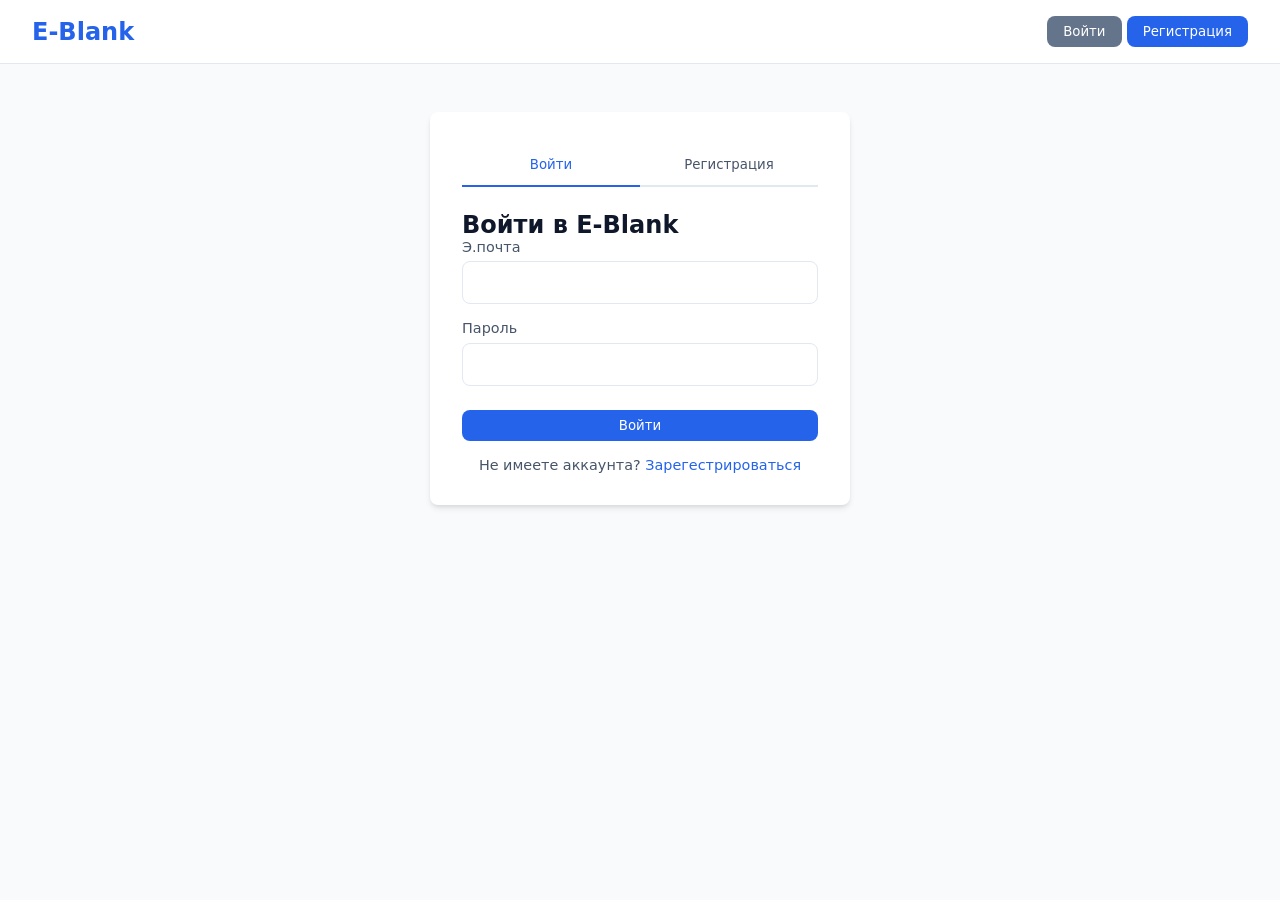
<file: index.html>
<!DOCTYPE html>
<html lang="en">
<head>
  <meta charset="UTF-8">
  <meta name="viewport" content="width=device-width, initial-scale=1.0">
  <title>E-Blank | Electronic Document Management</title>
  <link rel="stylesheet" href="style.css">
  <link rel="stylesheet" href="https://cdnjs.cloudflare.com/ajax/libs/font-awesome/6.4.0/css/all.min.css">
</head>
<body>
  <header class="top-header">
    <div class="logo">E-Blank</div>
    <nav id="auth-nav">
      <button id="show-login" class="btn btn-secondary">Войти</button>
      <button id="show-register" class="btn btn-primary">Регистрация</button>
    </nav>
    <nav id="user-nav" class="hidden">
      <span id="user-greeting">Здравствуйте, <span id="username-display">User</span> <span id="role-badge" class="badge hidden"></span></span>
      <button id="logout-btn" class="btn btn-danger">Выйти из аккаунта</button>
    </nav>
  </header>

  <!-- AUTHENTICATION VIEW -->
  <main id="auth-view">
    <div class="auth-container">
      <div class="auth-tabs">
        <button class="tab active" data-tab="login">Войти</button>
        <button class="tab" data-tab="register">Регистрация</button>
      </div>
      <form id="login-form" class="auth-form">
        <h2>Войти в E-Blank</h2>
        <div class="form-group"><label for="login-email">Э.почта</label><input type="email" id="login-email" required></div>
        <div class="form-group"><label for="login-password">Пароль</label><input type="password" id="login-password" required></div>
        <button type="submit" class="btn btn-primary full-width">Войти</button>
        <p class="form-footer">Не имеете аккаунта? <a href="#" id="switch-to-register">Зарегестрироваться</a></p>
      </form>
      <form id="register-form" class="auth-form hidden">
        <h2>Создать аккаунт</h2>
        <div class="form-group"><label for="reg-name">Имя</label><input type="text" id="reg-name" required></div>
        <div class="form-group"><label for="reg-email">Э.почта</label><input type="email" id="reg-email" required></div>
        <div class="form-group"><label for="reg-password">Пароль</label><input type="password" id="reg-password" required minlength="8"></div>
        <div class="form-group"><label for="reg-confirm">Подтвердите пароль</label><input type="password" id="reg-confirm" required></div>
        <button type="submit" class="btn btn-primary full-width">Создать аккаунт</button>
        <p class="form-footer">Уже имеете аккаунт? <a href="#" id="switch-to-login">Войти</a></p>
      </form>
      <div id="auth-message" class="message hidden"></div>
    </div>
  </main>

  <!-- DASHBOARD VIEW -->
  <main id="dashboard-view" class="hidden">
    <aside class="sidebar">
      <div class="sidebar-logo">E-Blank</div>
      <ul class="nav-links">
        <li class="active" data-view="my-docs"><i class="fa fa-folder"></i>Мои документы</li>
        <li data-view="shared-docs"><i class="fa fa-envelope"></i> Поделились со мной</li>
        <li id="admin-link" class="hidden"><i class="fa fa-shield-alt"></i> Панель администратора</li>
      </ul>
    </aside>

    <section class="dashboard-content">
      <!-- MY DOCUMENTS -->
      <div id="my-docs-view" class="view-section">
        <div class="dashboard-header">
          <h1>Мои документы</h1>
          <div class="search-bar"><i class="fa fa-search"></i><input type="text" id="doc-search" placeholder="Search documents..."></div>
        </div>
        <div class="upload-zone" id="upload-zone">
          <i class="fa fa-cloud-upload-alt"></i>
          <p> Перетащите файлы сюда <label class="upload-btn">Обзор<input type="file" id="file-input" multiple hidden></label></p>
          <small>Поддерживаются PDF, DOCX, TXT, PNG, JPG</small>
        </div>
        <div class="documents-table-wrapper">
          <table class="documents-table">
            <thead><tr><th> Документ</th><th>Размер</th><th> Загружено</th><th>Действия</th></tr></thead>
            <tbody id="my-documents-list"></tbody>
          </table>
          <p id="my-empty-state" class="hidden">Документов пока нет.</p>
        </div>
      </div>

      <!-- SHARED DOCUMENTS -->
      <div id="shared-docs-view" class="view-section hidden">
        <div class="dashboard-header"><h1>Поделились со мной</h1></div>
        <div class="documents-table-wrapper">
          <table class="documents-table">
            <thead><tr><th>Документ</th><th>Для</th><th>Роли</th><th>Получено</th></tr></thead>
            <tbody id="shared-documents-list"></tbody>
          </table>
          <p id="shared-empty-state" class="hidden">Документы вам не были предоставлены.</p>
        </div>
      </div>

      <!-- ADMIN PANEL -->
      <div id="admin-view" class="view-section hidden">
        <div class="dashboard-header"><h1>Панель Администратора</h1></div>
        
        <div class="admin-tabs">
          <button class="admin-tab active" data-admin-tab="users">Управление пользователями</button>
          <button class="admin-tab" data-admin-tab="distribute">Рассылка документов</button>
        </div>

        <div id="admin-users-tab" class="admin-content">
          <h3>Управление ролями пользователей</h3>
          <table class="documents-table">
            <thead><tr><th>Логин</th><th>Email</th><th>Роль</th><th>Действие</th></tr></thead>
            <tbody id="admin-users-list"></tbody>
          </table>
        </div>

        <div id="admin-distribute-tab" class="admin-content hidden">
          <h3>Отправить документ сотрудникам</h3>
          <div class="distribute-form">
            <div class="form-group">
              <label>Выберите документ</label>
              <select id="dist-doc-select"><option value="">-- Choose --</option></select>
            </div>
            <div class="form-group">
              <label>Выберите получателей</label>
              <div id="dist-recipients-list" class="checkbox-grid"></div>
            </div>
            <button id="send-doc-btn" class="btn btn-primary"> Отправить документ</button>
          </div>
          <div id="dist-message" class="message hidden"></div>
        </div>
      </div>
    </section>
  </main>

  <script src="script.js"></script>
</body>
</html>
</file>
<file: style.css>
:root {
  --primary: #2563eb; --primary-dark: #1d4ed8; --secondary: #64748b; --danger: #ef4444;
  --bg: #f8fafc; --card: #ffffff; --text: #0f172a; --text-muted: #475569; --border: #e2e8f0;
  --success: #10b981; --radius: 8px; --shadow: 0 4px 6px -1px rgba(0,0,0,0.1), 0 2px 4px -1px rgba(0,0,0,0.06);
  --admin: #7c3aed; --admin-light: #ede9fe;
}
* { box-sizing: border-box; margin: 0; padding: 0; font-family: system-ui, -apple-system, sans-serif; }
body { background: var(--bg); color: var(--text); min-height: 100vh; display: flex; flex-direction: column; }
.hidden { display: none !important; }

.top-header { background: var(--card); padding: 1rem 2rem; display: flex; justify-content: space-between; align-items: center; border-bottom: 1px solid var(--border); }
.logo { font-size: 1.5rem; font-weight: 700; color: var(--primary); }
.btn { padding: 0.5rem 1rem; border: none; border-radius: var(--radius); cursor: pointer; font-weight: 500; transition: 0.2s; }
.btn-primary { background: var(--primary); color: white; }
.btn-primary:hover { background: var(--primary-dark); }
.btn-secondary { background: var(--secondary); color: white; }
.btn-danger { background: var(--danger); color: white; }
.btn-sm { padding: 0.3rem 0.6rem; font-size: 0.85rem; }
.badge { padding: 0.2rem 0.5rem; border-radius: 12px; font-size: 0.75rem; font-weight: 600; margin-left: 0.5rem; }
.badge.admin { background: var(--admin-light); color: var(--admin); }

.auth-container { background: var(--card); max-width: 420px; margin: 3rem auto; padding: 2rem; border-radius: var(--radius); box-shadow: var(--shadow); }
.auth-tabs { display: flex; margin-bottom: 1.5rem; border-bottom: 2px solid var(--border); }
.tab, .admin-tab { flex: 1; padding: 0.8rem; background: none; border: none; cursor: pointer; font-weight: 500; color: var(--text-muted); position: relative; }
.tab.active, .admin-tab.active { color: var(--primary); }
.tab.active::after, .admin-tab.active::after { content: ''; position: absolute; bottom: -2px; left: 0; right: 0; height: 2px; background: var(--primary); }
.form-group { margin-bottom: 1rem; }
.form-group label { display: block; margin-bottom: 0.4rem; font-size: 0.9rem; color: var(--text-muted); }
.form-group input, select { width: 100%; padding: 0.7rem; border: 1px solid var(--border); border-radius: var(--radius); font-size: 1rem; }
.form-footer { text-align: center; margin-top: 1rem; font-size: 0.9rem; color: var(--text-muted); }
.form-footer a { color: var(--primary); text-decoration: none; }
.full-width { width: 100%; margin-top: 0.5rem; }
.message { padding: 0.8rem; margin-top: 1rem; border-radius: var(--radius); text-align: center; }
.message.success { background: #dcfce7; color: #166534; }
.message.error { background: #fee2e2; color: #991b1b; }

#dashboard-view { display: flex; flex: 1; }
.sidebar { width: 240px; background: var(--card); border-right: 1px solid var(--border); padding: 1.5rem; display: flex; flex-direction: column; }
.sidebar-logo { font-size: 1.4rem; font-weight: 700; color: var(--primary); margin-bottom: 2rem; }
.nav-links { list-style: none; }
.nav-links li { padding: 0.8rem; margin-bottom: 0.3rem; cursor: pointer; border-radius: var(--radius); display: flex; align-items: center; gap: 0.8rem; color: var(--text-muted); }
.nav-links li:hover, .nav-links li.active { background: #eff6ff; color: var(--primary); }
.dashboard-content { flex: 1; padding: 2rem; }
.dashboard-header { display: flex; justify-content: space-between; align-items: center; margin-bottom: 1.5rem; flex-wrap: wrap; gap: 1rem; }
.search-bar { display: flex; align-items: center; background: var(--card); border: 1px solid var(--border); border-radius: var(--radius); padding: 0.5rem 0.8rem; width: 300px; }
.search-bar input { border: none; outline: none; flex: 1; background: transparent; }

.upload-zone { background: var(--card); border: 2px dashed var(--border); border-radius: var(--radius); padding: 2rem; text-align: center; margin-bottom: 1.5rem; cursor: pointer; }
.upload-zone i { font-size: 2rem; color: var(--primary); margin-bottom: 0.5rem; }
.upload-btn { color: var(--primary); cursor: pointer; font-weight: 500; }
.documents-table-wrapper { background: var(--card); border-radius: var(--radius); box-shadow: var(--shadow); overflow-x: auto; }
.documents-table { width: 100%; border-collapse: collapse; }
.documents-table th, .documents-table td { padding: 1rem; text-align: left; border-bottom: 1px solid var(--border); }
.documents-table th { background: #f1f5f9; font-weight: 500; color: var(--text-muted); }
.empty-state, .hidden-state { text-align: center; padding: 2rem; color: var(--text-muted); }

.admin-tabs { display: flex; gap: 0.5rem; margin-bottom: 1.5rem; }
.admin-tab { background: var(--card); border: 1px solid var(--border); border-radius: var(--radius); }
.admin-tab.active { background: var(--admin-light); color: var(--admin); border-color: var(--admin); }
.checkbox-grid { display: grid; grid-template-columns: repeat(auto-fill, minmax(150px, 1fr)); gap: 0.5rem; margin-top: 0.5rem; }
.checkbox-grid label { display: flex; align-items: center; gap: 0.5rem; padding: 0.4rem; background: var(--bg); border-radius: var(--radius); cursor: pointer; }

@media (max-width: 768px) {
  .sidebar { display: none; }
  #dashboard-view { flex-direction: column; }
  .dashboard-header { flex-direction: column; align-items: flex-start; }
  .search-bar { width: 100%; }
  .admin-tabs { flex-direction: column; }
}
</file>
